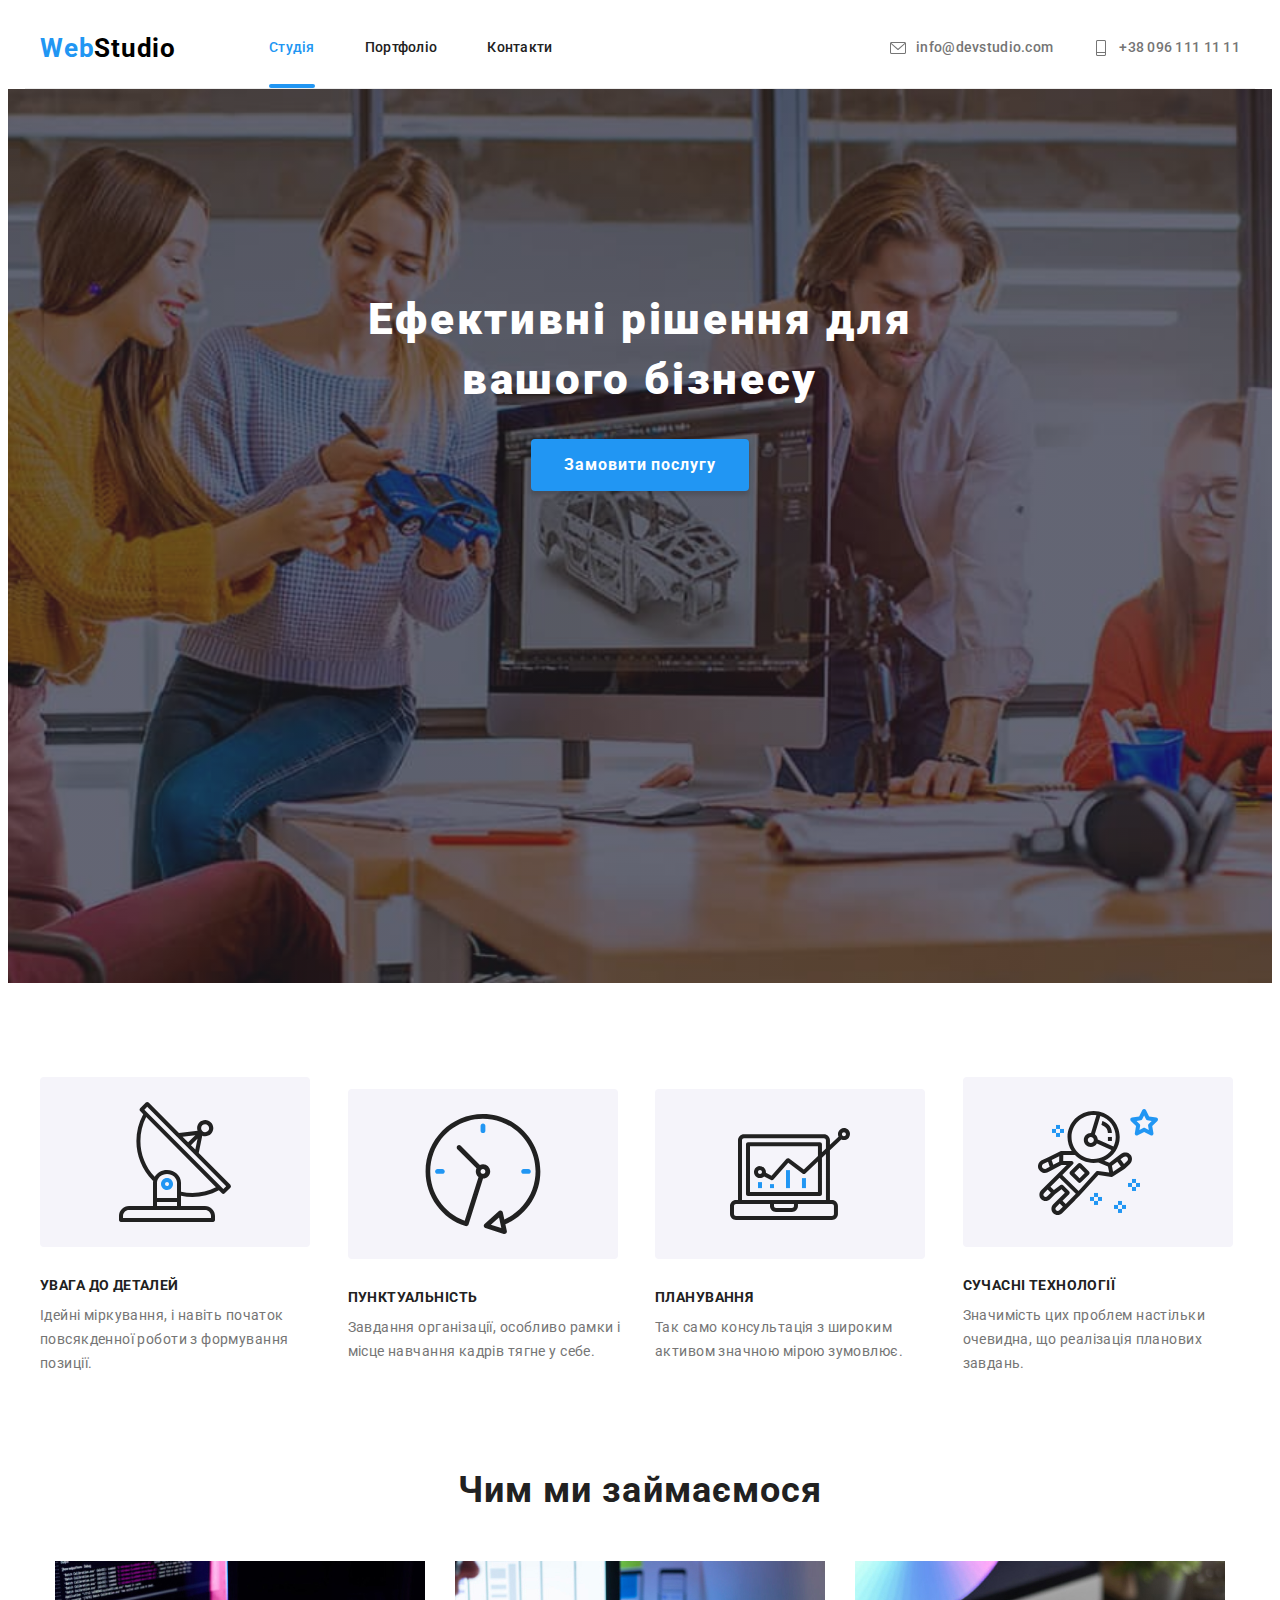
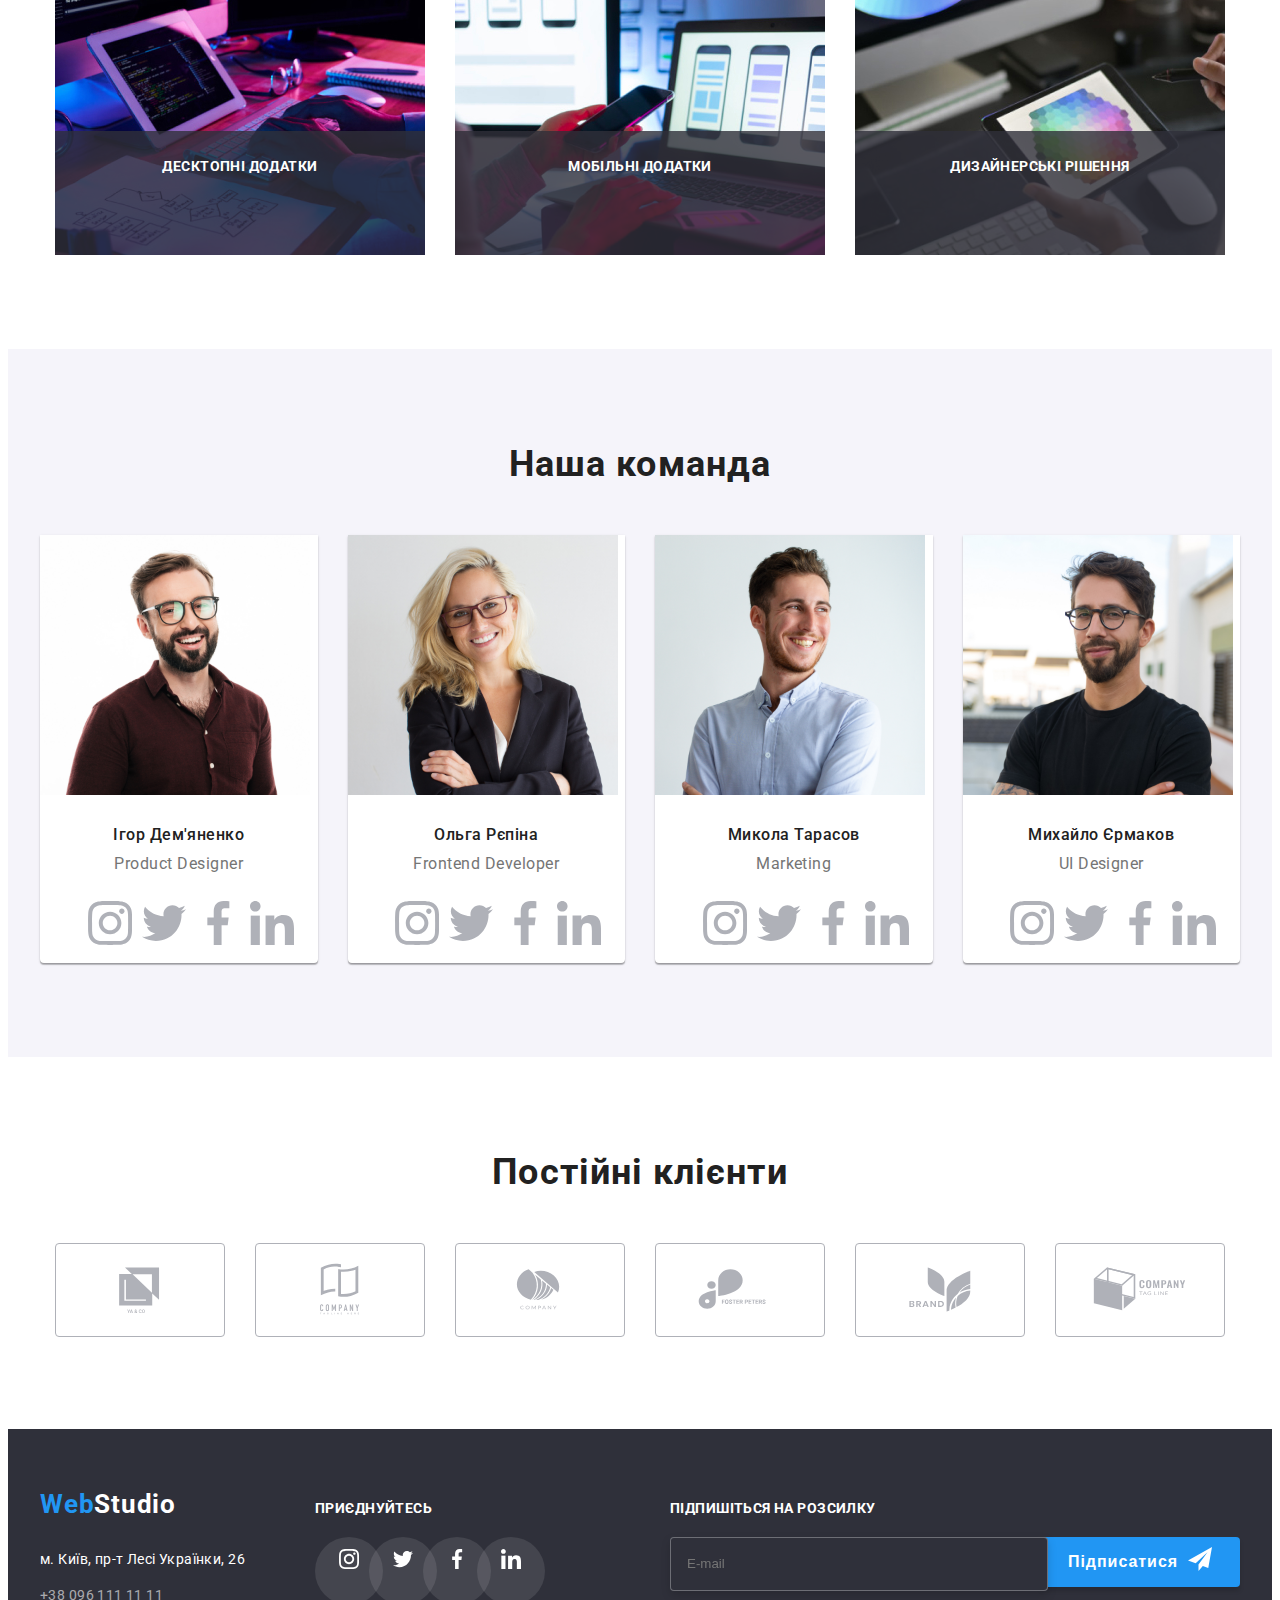
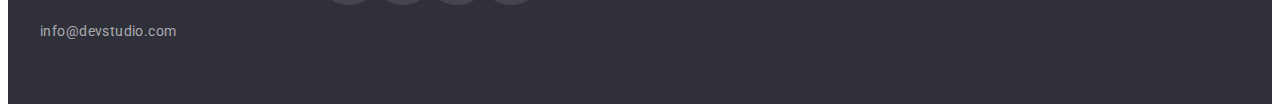
<file: index.html>
<!DOCTYPE html>
<html lang="uk">
  <head>
    <meta charset="UTF-8" />
    <meta http-equiv="X-UA-Compatible" content="IE=edge"/>
    <meta name="viewport" content="width=device-width, initial-scale=1.0"/>
    <title>Студія</title>
    <link rel="preconnect" href="https://fonts.googleapis.com"/>
    <link rel="preconnect" href="https://fonts.gstatic.com" crossorigin/>
    <link href="https://fonts.googleapis.com/css2?family=Raleway:wght@700&family=Roboto:wght@400;500;700;900&display=swap" rel="stylesheet"/>
    <link rel="stylesheet" href="https://cdnjs.cloudflare.com/ajax/libs/modern-normalize/1.1.0/modern-normalize.min.css"
      integrity="sha512-wpPYUAdjBVSE4KJnH1VR1HeZfpl1ub8YT/NKx4PuQ5NmX2tKuGu6U/JRp5y+Y8XG2tV+wKQpNHVUX03MfMFn9Q=="
      crossorigin="anonymous"
      referrerpolicy="no-referrer"/>
    <link rel="stylesheet" href="./css/main.min.css">
  </head>
  <body>
    <!--Верхня лінія-->
     <header class="header">
      <div class="container header-container">
        <nav class="navigation">
          <a href="" lang="en"
            class="logo"
            >Web<span class="logo--bleu-black">Studio</span>
          </a>

          <ul class="lists navigation__list">
            <li class="navigation__item">
              <a href="./index.html"
                class="navigation__link current">Студія
              </a>              
            </li>

            <li class="navigation__item">
              <a href="./portfolio.html"
                class="navigation__link"
                >Портфоліо
              </a>
            </li>

            <li class="navigation__item">
              <a href="./contacts.html"
                class="navigation__link">Контакти
              </a>
            </li>
          </ul>
        </nav>

        <div class="connection">
          <ul class="lists connection__list">
            <li class="connection__item">
              <a href="mailto:info@devstudio.com"
                class="connection__link">
                <svg width="16" height="16" class="connection__icon">
                  <use href="./images/icons.svg#icon-envelope"></use>
                </svg>info@devstudio.com
              </a>
            </li>

            <li class="connection__item">
              <a href="tel:+380961111111"
                class="connection__link"
                ><svg width="16" height="16" class="connection__icon">
                  <use href="./images/icons.svg#icon-phone"></use>
                </svg>+38 096 111 11 11
              </a>
            </li>

          </ul>
        </div>
      </div>
    </header>
    <main>
      <!--Шапка-->
      <section class="hero global">
        <div class="container">
          <h1 class="hero__title">
            Ефективні рішення для вашого
            бізнесу
          </h1>
          <button type="button"
            class="hero__btn" data-modal-open>
            Замовити послугу
          </button>
        </div>
      </section>

      <!--Особливості-->
      <section class="quality global">
        <div class="container">
          <h2 class="quality__title hidden">
            Особливості
          </h2>
          <ul class="lists quality__list">
            <li class="quality__item">
              <div class="quality__img--bkg">
                <svg width="70" height="70" class="quality__icon">
                  <use href="./images/icons.svg#icon-antenna"></use>
                </svg>
              </div>
              <h3 class="quality__pre-title">
                УВАГА ДО ДЕТАЛЕЙ
              </h3>
              <p class="quality__discription">
                Ідейні міркування, і
                навіть початок
                повсякденної роботи з
                формування позиції.
              </p>
            </li>
            <li class="quality__item">
              <div class="quality__img--bkg">
                <svg width="70" height="70" class="quality__icon">
                  <use href="./images/icons.svg#icon-clock"></use>
                </svg>
              </div>
              <h3 class="quality__pre-title">
                ПУНКТУАЛЬНІСТЬ
              </h3>
              <p class="quality__discription">
                Завдання організації,
                особливо рамки і місце
                навчання кадрів тягне у
                себе.
              </p>
            </li>
            <li class="quality__item">
              <div class="quality__img--bkg">
                <svg width="70" height="70" class="quality__icon">
                  <use href="./images/icons.svg#icon-diagram"></use>
                </svg>
              </div>
              <h3 class="quality__pre-title">
                ПЛАНУВАННЯ
              </h3>
              <p class="quality__discription">
                Так само консультація з
                широким активом значною
                мірою зумовлює.
              </p>
            </li>
            <li class="quality__item">
              <div class="quality__img--bkg">
                <svg width="70" height="70" class="quality__icon">
                  <use href="./images/icons.svg#icon-astronaut"></use>
                </svg>
              </div>
              <h3 class="quality__pre-title">
                СУЧАСНІ ТЕХНОЛОГІЇ
              </h3>
              <p class="quality__discription">
                Значимість цих проблем
                настільки очевидна, що
                реалізація планових
                завдань.
              </p>
            </li>
          </ul>
        </div>
      </section>

      <!--Чим ми займаємося-->
      <section class="activity global">
        <div class="container">
          <h2 class="activity__title">
            Чим ми займаємося
          </h2>
          <ul class="lists activity__list">
            <li class="activity__item">
              <div class="activity__card">
                <img src="./images/box-1.jpg"
                alt="Макбук та пленшет"
                width="370"/>
                <h3 class="activity__pre-title">Десктопні додатки</h3>
              </div>
            </li>

            <li class="activity__item">
              <div class="activity__card">
                <img src="./images/box-2.jpg"
                alt="Ноутбук та телефон"
                width="370"/>
                <h3 class="activity__pre-title">Мобільні додатки</h3>
              </div>
            </li>

            <li class="activity__item">
              <div class="activity__card">
                <img src="./images/box-3.jpg"
                alt="Планшет"
                width="370"/>
                <h3 class="activity__pre-title">Дизайнерські рішення</h3>
              </div>
            </li>
          </ul>
        </div>
      </section>
      <!--Наша команда-->
      <section class="team global">
        <div class="container">
          <h2 class="team__title">
            Наша команда
          </h2>
          <ul class="lists card__list">
            <li class="card__item">
              <div class="card">
                <img src="./images/team1.jpg"
                  alt="Product Designer"
                  width="270"/>
                <h3 class="card__name">
                  Ігор Дем'яненко
                </h3>
                <p lang="en"
                  class="card__post">
                  Product Designer
                </p>
                <ul class="card-social__list lists">
                  <li class="card-social__item">
                    <a href="#" class="card-social__link link-non">
                      <svg width="44" height="44" class="card-social__icon">
                        <use href="./images/icons.svg#icon-instagram-t"></use>
                      </svg>
                    </a>
                  </li>
                  <li class="card-social__item">
                    <a href="#" class="card-social__link link-non">
                      <svg width="44" height="44" class="card-social__icon">
                        <use href="./images/icons.svg#icon-twitter-t"></use>
                      </svg>
                    </a>
                  </li>
                  <li class="card-social__item">
                    <a href="#" class="card-social__link link-non">
                      <svg width="44" height="44" class="card-social__icon">
                        <use href="./images/icons.svg#icon-facebook-t"></use>
                      </svg>
                    </a>
                  </li>
                  <li class="card-social__item">
                    <a href="#" class="card-social__link link-non">
                      <svg width="44" height="44" class="card-social__icon">
                        <use href="./images/icons.svg#icon-linkedin-t"></use>
                      </svg>
                    </a>
                  </li>
                </ul>
              </div>
            </li>
            <li class="card__item">
              <div class="card">
                <img src="./images/team2.jpg"
                  alt="Frontend Developer"
                  width="270"
                />
                <h3 class="card__name">
                  Ольга Рєпіна
                </h3>
                <p lang="en"
                  class="card__post">
                  Frontend Developer
                </p>
                <ul class="card-social__list lists">
                  <li class="card-social__item">
                    <a href="#" class="card-social__link link-non">
                      <svg width="44" height="44" class="card-social__icon">
                        <use href="./images/icons.svg#icon-instagram-t"></use>
                      </svg>
                    </a>
                  </li>
                  <li class="card-social__item">
                    <a href="#" class="card-social__link link-non">
                      <svg width="44" height="44" class="card-social__icon">
                        <use href="./images/icons.svg#icon-twitter-t"></use>
                      </svg>
                    </a>
                  </li>
                  <li class="card-social__item">
                    <a href="#" class="card-social__link link-non">
                      <svg width="44" height="44" class="card-social__icon">
                        <use href="./images/icons.svg#icon-facebook-t"></use>
                      </svg>
                    </a>
                  </li>
                  <li class="card-social__item">
                    <a href="#" class="card-social__link link-non">
                      <svg width="44" height="44" class="card-social__icon">
                        <use href="./images/icons.svg#icon-linkedin-t"></use>
                      </svg>
                    </a>
                  </li>
                </ul>
              </div>
            </li>
            <li class="card__item">
              <div class="card">
                <img src="./images/team3.jpg"
                  alt="Marketing"
                  width="270"/>
                <h3 class="card__name">
                  Микола Тарасов
                </h3>
                <p lang="en"
                  class="card__post">
                  Marketing
                </p>
                <ul class="card-social__list lists">
                  <li class="card-social__item">
                    <a href="#" class="card-social__link link-non">
                      <svg width="44" height="44" class="card-social__icon">
                        <use href="./images/icons.svg#icon-instagram-t"></use>
                      </svg>
                    </a>
                  </li>
                  <li class="card-social__item">
                    <a href="#" class="card-social__link link-non">
                      <svg width="44" height="44" class="card-social__icon">
                        <use href="./images/icons.svg#icon-twitter-t"></use>
                      </svg>
                    </a>
                  </li>
                  <li class="card-social__item">
                    <a href="#" class="card-social__link link-non">
                      <svg width="44" height="44" class="card-social__icon">
                        <use href="./images/icons.svg#icon-facebook-t"></use>
                      </svg>
                    </a>
                  </li>
                  <li class="card-social__item">
                    <a href="#" class="card-social__link link-non">
                      <svg width="44" height="44" class="card-social__icon">
                        <use href="./images/icons.svg#icon-linkedin-t"></use>
                      </svg>
                    </a>
                  </li>
                </ul>
              </div>
            </li>
            <li class="card__item">
              <div class="card">
                <img src="./images/team4.jpg"
                  alt="UI Designer"
                  width="270"/>
                <h3 class="card__name">
                  Михайло Єрмаков
                </h3>
                <p lang="en"
                  class="card__post">
                  UI Designer
                </p>
                <ul class="card-social__list lists">
                  <li class="card-social__item">
                    <a href="#" class="card-social__link link-non">
                      <svg width="44" height="44" class="card-social__icon">
                        <use href="./images/icons.svg#icon-instagram-t"></use>
                      </svg>
                    </a>
                  </li>
                  <li class="card-social__item">
                    <a href="#" class="card-social__link link-non">
                      <svg width="44" height="44" class="card-social__icon">
                        <use href="./images/icons.svg#icon-twitter-t"></use>
                      </svg>
                    </a>
                  </li>
                  <li class="card-social__item">
                    <a href="#" class="card-social__link link-non">
                      <svg width="44" height="44" class="card-social__icon">
                        <use href="./images/icons.svg#icon-facebook-t"></use>
                      </svg>
                    </a>
                  </li>
                  <li class="card-social__item">
                    <a href="#" class="card-social__link link-non">
                      <svg width="44" height="44" class="card-social__icon">
                        <use href="./images/icons.svg#icon-linkedin-t"></use>
                      </svg>
                    </a>
                  </li>
                </ul>
              </div>
            </li>
          </ul>
        </div>
      </section>

      <!--Постійні клієнти-->
      <section class="client global">
        <div class="container">
          <h1 class="client__titel">Постійні клієнти</h1>
          <ul class="client__list lists">
            <li class="client__item">
              <a href="#" class="client__link link-non">
                <svg width="106" height="60" class="client__icon">
                <use href="./images/icons.svg#icon-Client-1"></use>
              </svg>
              </a>
            </li>
            <li class="client__item">
              <a href="#" class="client__link link-non">
                <svg width="106" height="60" class="client__icon">
                <use href="./images/icons.svg#icon-Client-2"></use>
              </svg>
              </a>
            </li>
            <li class="client__item">
              <a href="#" class="client__link link-non">
                <svg width="106" height="60" class="client__icon">
                <use href="./images/icons.svg#icon-Client-3"></use>
              </svg>
              </a>
            </li>
            <li class="client__item">
              <a href="#" class="client__link link-non">
                <svg width="106" height="60" class="client__icon">
                <use href="./images/icons.svg#icon-Client-4"></use>
              </svg>
              </a>
            </li>
            <li class="client__item">
              <a href="#" class="client__link link-non">
                <svg width="106" height="60" class="client__icon">
                <use href="./images/icons.svg#icon-Client-5"></use>
              </svg>
              </a>
            </li>
            <li class="client__item">
              <a href="#" class="client__link link-non">
                <svg width="106" height="60" class="client__icon">
                <use href="./images/icons.svg#icon-Client-6"></use>
              </svg>
              </a>
            </li>
          </ul>
        </div>
      </section>
    </main>
    
    <!--Підвал-->
    <footer class="footer">
      <div class="container footer-container">
        <div class="adress-container">
          <a href=""
            lang="en"
            class="logo--bleu-white"
            >Web<span class="footer-studio"
            >Studio</span></a>
          <address>
            <ul class="lists footer-list">
              <li class="address footer-item">
                м. Київ, пр-т Лесі
                Українки, 26
              </li>
              <li class="phone">
                <a href="tel:+380961111111"
                  class="footer-contact"
                  >+38 096 111 11 11
                </a>
              </li>
              <li>
                <a href="mailto:info@devstudio.com"
                  class="footer-contact">info@devstudio.com
                </a>
              </li>
            </ul>
          </address>
        </div>

            <div class="invitation">
              <p class="invite-text">приєднуйтесь</p>
              <ul class="invite-list lists">
                <li class="invite-item">
                  <a href="" class="invite-link link-non">
                    <svg width="20" height="20" class="invite-icon">
                      <use href="./images/icons.svg#icon-instagram-w"></use>
                    </svg>
                  </a>
                </li>
                <li class="invite-item">
                  <a href="" class="invite-link link-non">
                    <svg width="20" height="20" class="invite-icon">
                      <use href="./images/icons.svg#icon-twitter-w"></use>
                    </svg>
                  </a>
                </li>
                <li class="invite-item">
                  <a href="" class="invite-link link-non">
                    <svg width="20" height="20" class="invite-icon">
                      <use href="./images/icons.svg#icon-facebook-w"></use>
                    </svg>
                  </a>
                </li>
                <li class="invite-item">
                  <a href="" class="invite-link link-non">
                    <svg width="20" height="20" class="invite-icon">
                      <use href="./images/icons.svg#icon-linkedin-w"></use>
                    </svg>
                  </a>
                </li>
              </ul>
            </div>  
            
            <div class="subscription">
              <p class="subscription-text">Підпишіться на розсилку</p>
              <form action="">
              <ul class="subscription-list lists">
                <li class="subscription-mail">
                  <label>
                  <input class="footer-input" type="email" name="email" placeholder="E-mail" required>
                  </label>
                </li>
                <li>
                  <button class="subscription-btn" type="submit">Підписатися</button>
                </li>
              </ul>
              </form>
            </div>

      </div>
    </footer>
     
    <!-- Модальное окно -->
    <div class="backdrop is-hidden" data-modal>
          <div class="modal">
            <button type="button" class="btn-close" data-modal-close>
              <svg width="18" height="18">
                <use href="./images/icons.svg#icon-close"></use>
              </svg>
            </button>
            <p class="modal-title">
              Залиште свої дані, ми вам передзвонимо
            </p>
            <form action="">
              <ul class="modal-list">
                <li class="modal-item lists">
                  <label>Ім'я
                  <div class="modal-input-icon">
                    <input type="text" class="modal-input" name="name" 
                      required>
                      <svg width="18" height="18" class="icon input-icon">
                        <use href="./images/icons.svg#icon-name">
                        </use>
                      </svg>
                    </div>
                  </label>
                </li>
                <li class="modal-item lists">
                  <label>Телефон
                    <div class="modal-input-icon">
                      <input type="tel" class="modal-input" name="tel" 
                        required>
                        <svg width="18" height="18" class="icon input-icon">
                            <use href="./images/icons.svg#icon-tel">
                            </use>
                          </svg>
                    </div>
                  </label>
                </li>
                <li class="modal-item lists">
                  <label>Пошта
                    <div class="modal-input-icon">
                   <input type="email" class="modal-input" name="email" 
                    required>
                      <svg width="18" height="18" class="icon input-icon">
                        <use href="./images/icons.svg#icon-email">
                        </use>
                      </svg>
                  </div>
                  </label>
                </li>
              </ul>
              
              <div class="form-comment">
                <label for="comment">Коментар</label>
                  <textarea class="comment-field" name="comment" id="comment" cols="30" rows="10" 
                  placeholder="Введіть текст"></textarea>                
              </div>

              <div class="form-checkbox">
                <input class="modal-politic-check hidden" type="checkbox" 
                id="politic" name="politic" value="html">
                <label class="modal-politic-label" for="politic"><span>Погоджуюся з розсилкою та приймаю</span>
                  <a class="form-link link-non" href="" target="_blank">
                    Умови договору
                  </a>
                </label>
              </div>
             
              <button class="modal-btn" type="submit">
                Відправити
              </button>
            </form>
          </div>
        </div> 
      <script src="./js/modal.js"></script>
  </body>
</html>
</file>
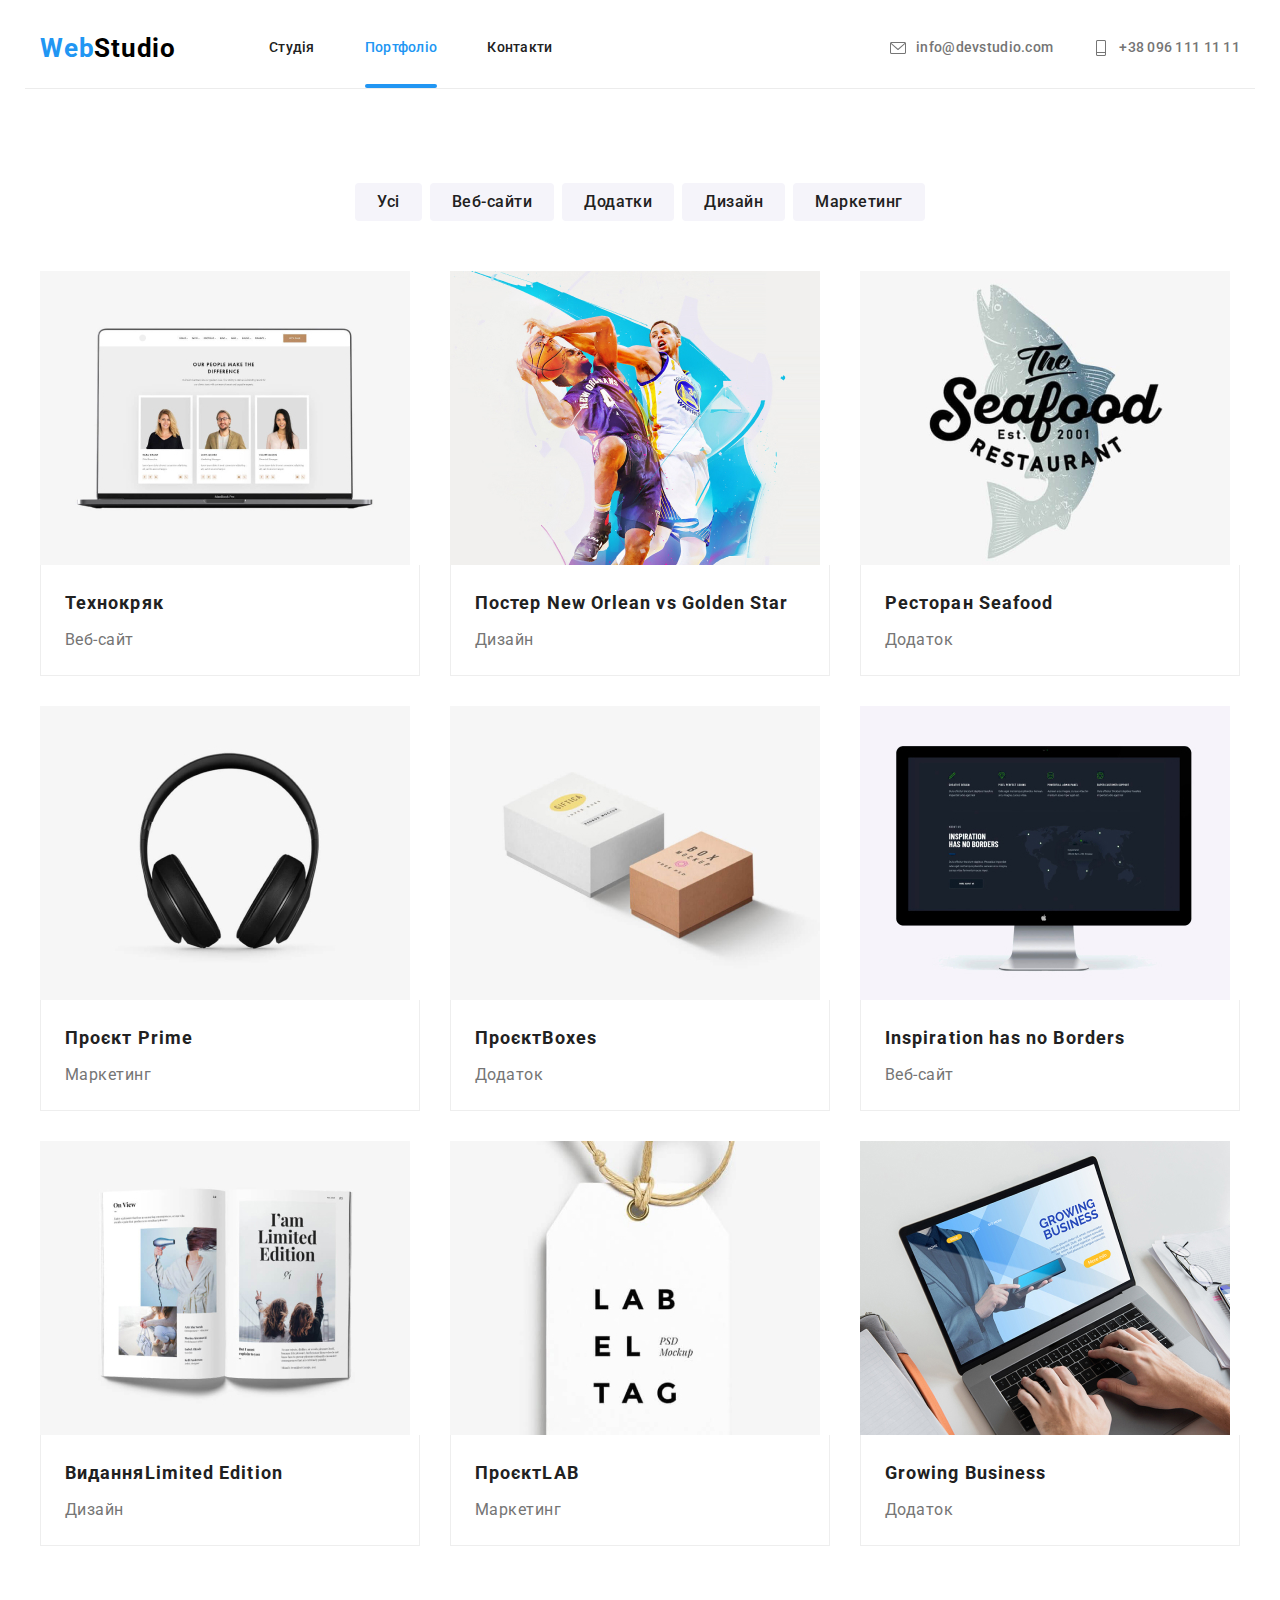
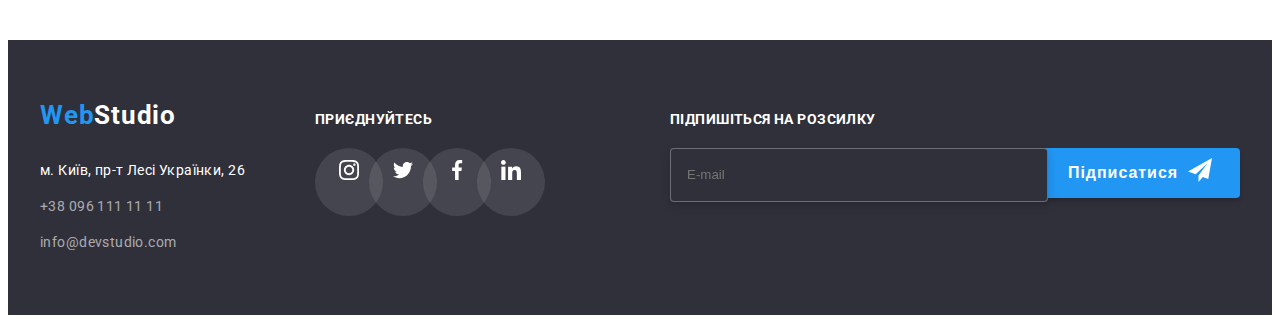
<file: portfolio.html>
<!DOCTYPE html>
<html lang="uk">
  <head>
    <meta charset="UTF-8" />
    <meta http-equiv="X-UA-Compatible" content="IE=edge"/>
    <meta name="viewport" content="width=device-width, initial-scale=1.0"/>
    <link rel="preconnect" href="https://fonts.googleapis.com"/>
    <link rel="preconnect" href="https://fonts.gstatic.com" crossorigin/>
    <link href="https://fonts.googleapis.com/css2?family=Raleway:wght@700&family=Roboto:wght@400;500;700;900&display=swap" rel="stylesheet"/>
    <link rel="stylesheet"
      href="https://cdnjs.cloudflare.com/ajax/libs/modern-normalize/1.1.0/modern-normalize.min.css"
      integrity="sha512-wpPYUAdjBVSE4KJnH1VR1HeZfpl1ub8YT/NKx4PuQ5NmX2tKuGu6U/JRp5y+Y8XG2tV+wKQpNHVUX03MfMFn9Q=="
      crossorigin="anonymous"
      referrerpolicy="no-referrer"/>
    <link rel="stylesheet" href="./css/main.min.css"/>
    <title>Портфолио</title>
  </head>
  <body>
    <!--Верхня лінія-->
     <header class="header">
      <div class="container header-container">
        <nav class="navigation">
          <a href="" lang="en"
            class="logo"
            >Web<span class="logo--bleu-black">Studio</span>
          </a>

          <ul class="lists navigation__list">
            <li class="navigation__item">
              <a href="./index.html"
                class="navigation__link">Студія
              </a>              
            </li>

            <li class="navigation__item">
              <a href="./portfolio.html"
                class="navigation__link current"
                >Портфоліо
              </a>
            </li>

            <li class="navigation__item">
              <a href="./contacts.html"
                class="navigation__link">Контакти
              </a>
            </li>
          </ul>
        </nav>

        <div class="connection">
          <ul class="lists connection__list">
            <li class="connection__item">
              <a href="mailto:info@devstudio.com"
                class="connection__link">
                <svg width="16" height="16" class="connection__icon">
                  <use href="./images/icons.svg#icon-envelope"></use>
                </svg>info@devstudio.com
              </a>
            </li>

            <li class="connection__item">
              <a href="tel:+380961111111"
                class="connection__link"
                ><svg width="16" height="16" class="connection__icon">
                  <use href="./images/icons.svg#icon-phone"></use>
                </svg>+38 096 111 11 11
              </a>
            </li>

          </ul>
        </div>
      </div>
    </header>
    <main>
      <!--Портфоліо-->
      <section class="portfolio global">
        <div class="container">
          <h1 class="hidden">
            Портфоліо
          </h1>
          <!-- Filtr -->
          <ul class="filtr-list lists">

            <li class="filtr-item">
              <button type="button"
                class="btn-filter">
                Усі
              </button>
            </li>

            <li class="filtr-item">
              <button type="button"
                class="btn-filter">
                Веб-сайти
              </button>
            </li>

            <li class="filtr-item">
              <button
                type="button"
                class="btn-filter">
                Додатки
              </button>
            </li>

            <li class="filtr-item">
              <button type="button"
                class="btn-filter">
                Дизайн
              </button>
            </li>

            <li class="filtr-item">
              <button type="button"
                class="btn-filter">
                Маркетинг
              </button>
            </li>

          </ul>

          <!-- Portfolio list -->
          
          <ul class="lists portfolio-list">

            <li class="portfolio-item">              
              <a href="" class="portfolio-link link-non">
                <div class="portfolio-img-container">
                  <img src="./images/project1.jpg"
                  alt="Экран ноутбука"
                  width="370"
                  class="portfolio-img"/>
                  <div class="overlay">
                    <p>
                      Ресурс пропонує комплексні пропозиції з 
                      різним рівнем функціоналу та сервісів. 
                      Все це дозволить відвідувачу отримати 
                      вичерпні відомості про компанію чи приватну
                      особу.
                    </p>
                  </div>
                </div>                

                <div class="cards-projects">
                  <h2 class="project-title">
                    Технокряк
                  </h2>
                  <p class="project-discription">
                    Веб-сайт
                  </p>
                </div>
              </a>              
            </li>

            <li class="portfolio-item">
              <a href="" class="portfolio-link link-non">
                <div class="portfolio-img-container">
                  <img src="./images/project2.jpg"
                  alt="Два баскетболиста"
                  width="370"
                  class="portfolio-img"/>
                  <div class="overlay">
                    <p>
                      Ресурс пропонує комплексні пропозиції з 
                      різним рівнем функціоналу та сервісів. 
                      Все це дозволить відвідувачу отримати 
                      вичерпні відомості про компанію чи приватну
                      особу.
                    </p>
                  </div>
                </div>
                
                  
                <div class="cards-projects">
                  <h2 class="project-title">
                    Постер
                    <span lang="en"
                      >New Orlean vs
                      Golden Star</span>
                  </h2>
                  <p class="project-discription">
                    Дизайн
                  </p>
                </div>
              </a>
            </li>

            <li class="portfolio-item">
              <a href="" class="portfolio-link link-non">
                <div class="portfolio-img-container">
                  <img src="./images/project3.jpg"
                  alt="Логотип ресторана"
                  width="370"
                  class="portfolio-img"/>
                  <div class="overlay">
                    <p>
                      Ресурс пропонує комплексні пропозиції з 
                      різним рівнем функціоналу та сервісів. 
                      Все це дозволить відвідувачу отримати 
                      вичерпні відомості про компанію чи приватну
                      особу.
                    </p>
                  </div>
                </div>                
                <div class="cards-projects">
                  <h2 class="project-title">
                    Ресторан
                    <span lang="en"
                      >Seafood</span>
                  </h2>
                  <p class="project-discription">
                    Додаток
                  </p>
                </div>
              </a>
            </li>

            <li class="portfolio-item">
              <a href="" class="portfolio-link link-non">
                <div class="portfolio-img-container">
                  <img src="./images/project4.jpg"
                  alt="Наушники"
                  width="370"
                  class="portfolio-img"/>
                  <div class="overlay">
                    <p>
                      Ресурс пропонує комплексні пропозиції з 
                      різним рівнем функціоналу та сервісів. 
                      Все це дозволить відвідувачу отримати 
                      вичерпні відомості про компанію чи приватну
                      особу.
                    </p>
                  </div>
                </div>   

                <div class="cards-projects">
                  <h2 class="project-title">
                    Проєкт
                    <span lang="en">Prime</span>
                  </h2>
                  <p class="project-discription">
                    Маркетинг
                  </p>
                </div>
              </a>
            </li>

            <li class="portfolio-item">
              <a href="" class="portfolio-link link-non">
                <div class="portfolio-img-container">
                  <img src="./images/project5.jpg"
                  alt="Две коробки"
                  width="370"
                  class="portfolio-img"/>
                  <div class="overlay">
                    <p>
                      Ресурс пропонує комплексні пропозиції з 
                      різним рівнем функціоналу та сервісів. 
                      Все це дозволить відвідувачу отримати 
                      вичерпні відомості про компанію чи приватну
                      особу.
                    </p>
                  </div>
                </div>               
                <div class="cards-projects">
                  <h2 class="project-title">
                    Проєкт<span lang="en">Boxes</span>
                  </h2>
                  <p class="project-discription">
                    Додаток
                  </p>
                </div>
              </a>
            </li>

            <li class="portfolio-item">
              <a href="" class="portfolio-link link-non">
                <div class="portfolio-img-container">
                  <img src="./images/project6.jpg"
                  alt="Монитор"
                  width="370"
                  class="portfolio-img"/>
                  <div class="overlay">
                    <p>
                      Ресурс пропонує комплексні пропозиції з 
                      різним рівнем функціоналу та сервісів. 
                      Все це дозволить відвідувачу отримати 
                      вичерпні відомості про компанію чи приватну
                      особу.
                    </p>
                  </div>
                </div>

                <div class="cards-projects">
                  <h2 lang="en"
                    class="project-title">
                    Inspiration has no Borders
                  </h2>
                  <p class="project-discription">
                    Веб-сайт
                  </p>
                </div>
              </a>
            </li>

            <li class="portfolio-item">
              <a href="" class="portfolio-link link-non">
                <div class="portfolio-img-container">
                  <img src="./images/project7.jpg"
                  alt="Открытая книга"
                  width="370"
                  class="portfolio-img"/>
                  <div class="overlay">
                    <p>
                      Ресурс пропонує комплексні пропозиції з 
                      різним рівнем функціоналу та сервісів. 
                      Все це дозволить відвідувачу отримати 
                      вичерпні відомості про компанію чи приватну
                      особу.
                    </p>
                  </div>
                </div>
                
                <div class="cards-projects">
                  <h2 class="project-title">
                    Видання<span lang="en">Limited Edition</span>
                  </h2>
                  <p class="project-discription">
                    Дизайн
                  </p>
                </div>
              </a>
            </li>

            <li class="portfolio-item">
              <a href="" class="portfolio-link link-non">
                <div class="portfolio-img-container">
                  <img src="./images/project8.jpg"
                  alt="Этикетка"
                  width="370"
                  class="portfolio-img"/>
                  <div class="overlay">
                    <p>
                      Ресурс пропонує комплексні пропозиції з 
                      різним рівнем функціоналу та сервісів. 
                      Все це дозволить відвідувачу отримати 
                      вичерпні відомості про компанію чи приватну
                      особу.
                    </p>
                  </div>
                </div>

                <div class="cards-projects">
                  <h2 class="project-title">
                    Проєкт<span lang="en">LAB</span>
                  </h2>
                  <p class="project-discription">
                    Маркетинг
                  </p>
                </div>
              </a>
            </li>

            <li class="portfolio-item">
              <a href="" class="portfolio-link link-non">
                <div class="portfolio-img-container">
                  <img src="./images/project9.jpg"
                  alt="Ноутбук"
                  width="370"
                  class="portfolio-img"/>
                  <div class="overlay">
                    <p>
                      Ресурс пропонує комплексні пропозиції з 
                      різним рівнем функціоналу та сервісів. 
                      Все це дозволить відвідувачу отримати 
                      вичерпні відомості про компанію чи приватну
                      особу.
                    </p>
                  </div>
                </div>
                
                <div class="cards-projects">
                  <h2 lang="en" class="project-title">
                    Growing Business
                  </h2>
                  <p class="project-discription">
                    Додаток
                  </p>
                </div>
              </a>
            </li>
          </ul>
        </div>
      </section>
    </main>

    <!--Підвал-->

    <footer class="footer">
      <div class="container footer-container">
        <div class="adress-container">
          <a href=""
            lang="en"
            class="logo--bleu-white"
            >Web<span class="footer-studio"
            >Studio</span></a>
          <address>
            <ul class="lists footer-list">
              <li class="address footer-item">
                м. Київ, пр-т Лесі
                Українки, 26
              </li>
              <li class="phone">
                <a href="tel:+380961111111"
                  class="footer-contact"
                  >+38 096 111 11 11
                </a>
              </li>
              <li>
                <a href="mailto:info@devstudio.com"
                  class="footer-contact">info@devstudio.com
                </a>
              </li>
            </ul>
          </address>
        </div>

            <div class="invitation">
              <p class="invite-text">приєднуйтесь</p>
              <ul class="invite-list lists">
                <li class="invite-item">
                  <a href="" class="invite-link link-non">
                    <svg width="20" height="20" class="invite-icon">
                      <use href="./images/icons.svg#icon-instagram-w"></use>
                    </svg>
                  </a>
                </li>
                <li class="invite-item">
                  <a href="" class="invite-link link-non">
                    <svg width="20" height="20" class="invite-icon">
                      <use href="./images/icons.svg#icon-twitter-w"></use>
                    </svg>
                  </a>
                </li>
                <li class="invite-item">
                  <a href="" class="invite-link link-non">
                    <svg width="20" height="20" class="invite-icon">
                      <use href="./images/icons.svg#icon-facebook-w"></use>
                    </svg>
                  </a>
                </li>
                <li class="invite-item">
                  <a href="" class="invite-link link-non">
                    <svg width="20" height="20" class="invite-icon">
                      <use href="./images/icons.svg#icon-linkedin-w"></use>
                    </svg>
                  </a>
                </li>
              </ul>
            </div>  
            
            <div class="subscription">
              <p class="subscription-text">Підпишіться на розсилку</p>
              <form action="">
              <ul class="subscription-list lists">
                <li class="subscription-mail">
                  <label>
                  <input class="footer-input" type="email" name="email" placeholder="E-mail" required>
                  </label>
                </li>
                <li>
                  <button class="subscription-btn" type="submit">Підписатися</button>
                </li>
              </ul>
              </form>
            </div>

      </div>
    </footer>
  </body>
</html>
</file>
<file: css/main.min.css>
ul{margin:0;padding:0}h1,h2,h3,h4,h5,h6,p,ul{margin:0}.link-non{text-decoration:none}img{display:block}.lists{list-style:none}body{font-family:"Roboto","Raleway",sans-serif;color:var(--primery-text-color)}:root{--primery-text-color: #212121;--activity-link-color: #2196F3;--logo-studio-secondo-color: #000000;--btn-activity-color: #FFFFFF;--discription-color: #757575;--hero-background: #2F303A;--background-general: #FFFFFF;--background-team: #F5F4FA;--color-icons: #AFB1B8}.logo{font-weight:700;font-size:26px;line-height:1.19;letter-spacing:.03em;color:var(--activity-link-color);text-decoration:none}.logo--bleu-black{font-weight:700;font-size:26px;line-height:1.19;letter-spacing:.03em;color:var(--logo-studio-secondo-color)}.hidden{position:absolute;width:1px;height:1px;margin:-1px;border:0;padding:0;white-space:nowrap;-webkit-clip-path:inset(100%);clip-path:inset(100%);clip:rect(0 0 0 0);overflow:hidden}.global{padding-top:94px;padding-bottom:94px}.container{width:1200px;padding:0px 15px;margin:0 auto}.header{background-color:var(--btn-activity-color)}.header-container{display:flex;border-bottom:1px solid #ececec}.navigation{display:flex;align-items:center}.navigation__item:not(:last-child){margin-right:50px}.navigation__list{display:flex;margin-left:93px}.navigation__link{padding:32px 0px;display:flex;position:relative;align-items:center;font-weight:500;font-size:14px;line-height:1.14;letter-spacing:.02em;color:var(--primery-text-color);text-decoration:none;transition:color 250ms cubic-bezier(0.4, 0, 0.2, 1),transform 250ms cubic-bezier(0.4, 0, 0.2, 1)}.navigation__link::after{display:block;content:"";width:100%;height:4px;position:absolute;bottom:0;left:0;border-radius:4px;transform:scale(0);background-color:var(--activity-link-color);transition:transform 250ms cubic-bezier(0.4, 0, 0.2, 1)}.navigation__link:hover,.navigation__link:focus{color:var(--activity-link-color)}.current{color:var(--activity-link-color);position:relative}.navigation__link.current::after{display:block;content:"";width:100%;height:4px;position:absolute;bottom:0;left:0;border-radius:4px;transform:scale(100%);background-color:var(--activity-link-color)}.navigation__link:hover::after,.navigation__link:focus::after{transform:scale(100%)}.connection{display:flex;margin-left:auto}.connection__list{display:flex;align-items:center}.connection__icon{fill:currentColor;margin-right:10px}.connection__icon:hover,.connection__icon:focus{fill:var(--activity-link-color)}.connection__item:not(:last-child){margin-right:40px}.connection__link{display:flex;font-weight:500;font-size:14px;line-height:1.14;letter-spacing:.02em;color:var(--discription-color);text-decoration:none;padding:32px 0;transition:color 250ms cubic-bezier(0.4, 0, 0.2, 1)}.connection__link:hover,.connection__link:focus{font-weight:500;font-size:14px;line-height:1.14;letter-spacing:.02em;color:var(--activity-link-color)}.footer{background:#2f303a;padding-top:60px;padding-bottom:60px}.footer-container{display:flex}.adress-container{display:inline-block;flex-direction:column;margin-right:70px}.logo--bleu-white{font-weight:700;font-size:26px;line-height:1.19;letter-spacing:.03em;color:var(--activity-link-color);text-decoration:none}.footer-studio{font-weight:700;font-size:26px;line-height:1.19;letter-spacing:.03em;color:var(--btn-activity-color)}.footer-list{margin-top:28px;display:inline-block}.address{font-style:normal;font-size:14px;line-height:1.71;letter-spacing:.03em;color:var(--btn-activity-color);text-decoration:none;margin-bottom:12px;display:block}.phone{margin-bottom:12px}.footer-contact{font-style:normal;font-weight:400;font-size:14px;line-height:1.71;letter-spacing:.03em;color:rgba(255,255,255,.6);text-decoration:none;transition:color 250ms cubic-bezier(0.4, 0, 0.2, 1)}.footer-contact:hover,.footer-contact:focus{font-style:normal;font-weight:500;font-size:14px;line-height:1.71;letter-spacing:.02em;color:var(--activity-link-color)}.invitation{display:inline-block}.invite-text{font-weight:700;font-size:14px;line-height:1.14;letter-spacing:.03em;text-transform:uppercase;color:var(--background-general);margin-bottom:20px;padding-top:12px}.invite-list{display:flex;justify-content:center;align-items:center}.invite-item{width:44px;height:44px}.invite-item:not(:last-child){margin-right:10px}.invite-link{width:100%;height:100%;display:flex;background:rgba(255,255,255,.1);border-radius:50%;padding:12px;justify-content:center;justify-items:center;color:var(--background-general);transition:background-color 250ms cubic-bezier(0.4, 0, 0.2, 1)}.invite-link:hover,.invite-link:focus{background-color:var(--activity-link-color)}.invite-icon{fill:currentColor}.subscription{display:inline-block;margin-left:auto}.subscription-text{font-weight:700;font-size:14px;line-height:1.14;letter-spacing:.03em;text-transform:uppercase;color:var(--background-general);margin-bottom:20px;padding-top:12px}.subscription-list{display:flex}.subscription-mail{width:358px;height:50px;margin-right:12px}.footer-input{width:100%;height:100%;background-color:#2f303a;padding-left:16px;color:var(--background-general);border:1px solid rgba(255,255,255,.3);filter:drop-shadow(0px 4px 4px rgba(0, 0, 0, 0.15));border-radius:4px;outline:none;transition:border-color 250ms cubic-bezier(0.4, 0, 0.2, 1)}.footer-input:hover,.footer-input:focus{border-color:var(--activity-link-color)}.subscription-btn{display:inline-flex;padding-top:10px;padding-bottom:10px;padding-left:28px;min-width:200px;height:50px;background:#2196f3;box-shadow:0px 4px 4px rgba(0,0,0,.15);border-radius:4px;border:rgba(0,0,0,0);font-weight:700;font-size:16px;line-height:1.9;letter-spacing:.06em;color:var(--btn-activity-color);cursor:pointer}.subscription-btn::after{content:"";width:24px;height:24px;margin-left:10px;background-image:url(../images/icon-send.svg)}.backdrop{position:fixed;top:0;left:0;width:100%;height:100%;background:rgba(0,0,0,.2);transition:opacity 300ms linear,visibility 300ms linear}.backdrop.is-hidden{opacity:0;pointer-events:none}.modal{position:absolute;transform:translate(-50%, -50%);top:50%;left:50%;padding:40px;min-width:528px;min-height:581px;background:var(--background-general);box-shadow:0px 1px 3px rgba(0,0,0,.12),0px 1px 1px rgba(0,0,0,.14),0px 2px 1px rgba(0,0,0,.2);border-radius:4px}.btn-close{display:flex;border-radius:50%;position:absolute;width:30px;height:30px;border:1px solid rgba(0,0,0,.1019607843);background-color:var(--background-general);top:8px;right:8px;justify-content:center;align-items:center;cursor:pointer;transition:fill 250ms cubic-bezier(0.4, 0, 0.2, 1)}.btn-close:hover,.btn-close:focus{fill:var(--activity-link-color)}.modal-title{font-weight:700;font-size:20px;line-height:1.1;text-align:center;letter-spacing:.03em;color:var(--primery-text-color);margin-bottom:12px}.modal-item{display:block}.modal-item label{display:block;font-size:12px;line-height:1.17;letter-spacing:.01em;color:var(--discription-color);margin-bottom:10px}.modal-input-icon{position:relative;margin-top:4px}.input-icon{position:absolute;top:50%;transform:translateY(-50%);left:12px;transition:fill 250ms cubic-bezier(0.4, 0, 0.2, 1)}.modal-input{width:100%;height:40px;padding-left:42px;border:1px solid rgba(33,33,33,.2);border-radius:4px;transition:border-color 250ms cubic-bezier(0.4, 0, 0.2, 1)}.modal-input:focus,.modal-input:hover{border-color:var(--activity-link-color);outline:rgba(0,0,0,0)}.modal-input:focus+svg,.modal-input:hover+svg{fill:var(--activity-link-color)}.form-comment{margin-bottom:20px}.form-comment label{display:block;font-size:12px;line-height:1.17;letter-spacing:.01em;color:var(--discription-color)}textarea::-moz-placeholder{font-weight:400;font-size:12px;line-height:14px;letter-spacing:.01em;color:rgba(117,117,117,.5)}textarea:-ms-input-placeholder{font-weight:400;font-size:12px;line-height:14px;letter-spacing:.01em;color:rgba(117,117,117,.5)}textarea::placeholder{font-weight:400;font-size:12px;line-height:14px;letter-spacing:.01em;color:rgba(117,117,117,.5)}.comment-field{width:100%;margin-top:4px;height:120px;padding:12px 16px;border:1px solid rgba(33,33,33,.2);border-radius:4px;outline:none;transition:border-color 250ms cubic-bezier(0.4, 0, 0.2, 1);resize:none}.comment-field:focus,.comment-field:hover{border-color:var(--activity-link-color)}.form-checkbox{font-size:14px;line-height:1.71;letter-spacing:.03em;color:var(--discription-color);margin-bottom:30px}.form-link{display:inline-block;position:relative;font-size:14px;line-height:1.71;letter-spacing:.03em;color:#2196f3}.form-link::after{content:"";display:block;position:absolute;bottom:18%;width:100%;height:1px;background-color:var(--activity-link-color)}.modal-politic-label{display:flex;align-items:center}.modal-politic-label>span{display:inline-block;margin-right:8px}.modal-politic-label::before{content:"";display:block;width:16px;height:16px;border:2px solid var(--primery-text-color);border-radius:2px;margin-right:8px}.modal-politic-check:checked+label::before{border:none;background-image:url("../images/checkw.svg");background-color:var(--activity-link-color);background-repeat:no-repeat;background-position:center}.modal-btn{display:block;min-width:200px;height:50px;margin-left:auto;margin-right:auto;background:#2196f3;box-shadow:0px 4px 4px rgba(0,0,0,.15);border-radius:4px;border:rgba(0,0,0,0);font-weight:700;font-size:16px;line-height:1.9;letter-spacing:.06em;color:var(--btn-activity-color)}.hero{background:var(--hero-background);text-align:center;padding-bottom:200px;background-image:linear-gradient(to right, rgba(47, 48, 58, 0.4), rgba(47, 48, 58, 0.4)),url(../images/bg-hero.jpg);max-width:1600px;height:600px;margin:0 auto;background-size:cover;background-repeat:no-repeat;background-position:center}.hero__title{font-size:44px;line-height:1.3636363636;letter-spacing:0.06em;text-align:center;font-weight:900;color:var(--btn-activity-color);width:696px;margin-bottom:30px;margin-left:auto;margin-right:auto;padding-top:106px}.hero__btn{font-family:inherit;font-weight:700;font-size:16px;line-height:1.875;letter-spacing:0.06em;text-align:center;color:var(--btn-activity-color);background:var(--activity-link-color);box-shadow:0px 4px 4px rgba(0,0,0,.15);border-radius:4px;cursor:pointer;border:1px solid rgba(0,0,0,0);padding:10px 32px;min-width:216px}.quality__list{display:flex;align-items:center;justify-content:center}.quality__img--bkg{width:270px;height:120px;background:#f5f4fa;display:block;border-radius:4px;margin-bottom:30px;padding-top:25px;padding-bottom:25px}.quality__icon{display:flex;align-items:center;justify-content:center;width:100%;height:100%}.quality__item{max-width:calc((100% - 90px)/4)}.quality__item:not(:last-child){margin-right:30px}.quality__pre-title{font-weight:700;font-size:14px;line-height:1.1428571429;letter-spacing:0.03em;text-align:none;margin-bottom:10px}.quality__discription{font-size:14px;line-height:1.7142857143;letter-spacing:0.03em;text-align:none;color:var(--discription-color)}.activity{background-color:var(--background-general)}.activity.global{background-color:var(--background-general);padding-top:0px}.activity__title{font-size:36px;line-height:1.1666666667;letter-spacing:0.03em;text-align:center;margin-bottom:50px}.activity__list{display:flex;align-items:center;justify-content:center}.activity__card{position:relative}.activity__pre-title{position:absolute;width:100%;height:70px;color:var(--background-general);background-color:rgba(47,48,58,.8);bottom:0;padding:27px 0;font-size:14px;line-height:1.1428571429;letter-spacing:0.03em;text-align:center;text-transform:uppercase}.activity__item{max-width:calc((100% - 60px)/3)}.activity__item:not(:last-child){margin-right:30px}.team{background:var(--background-team)}.team__title{font-size:36px;line-height:1.1666666667;letter-spacing:0.03em;text-align:center;margin-bottom:50px}.card__list{display:flex}.card__item{width:calc((100% - 90px)/4)}.card__item:not(:last-child){margin-right:30px}.card{background-color:var(--btn-activity-color);box-shadow:0px 1px 3px rgba(0,0,0,.12),0px 1px 1px rgba(0,0,0,.14),0px 2px 1px rgba(0,0,0,.2);border-radius:0px 0px 4px 4px}.card__name{font-weight:500;font-size:16px;line-height:1.1875;letter-spacing:0.03em;text-align:center;padding-top:30px;margin-bottom:10px}.card__post{font-size:16px;line-height:1.1875;letter-spacing:0.03em;text-align:center;color:var(--discription-color);margin-bottom:16px}.card-social__list{display:flex;align-items:center;justify-content:center;padding-bottom:30px}.card-social__item{width:44px;height:44px}.card-social__item:not(:last-child){margin-right:10px}.card-social__link{display:flex;align-items:center;justify-content:center;width:100%;height:100%;padding:12px;border-radius:50%;color:var(--color-icons);transition:color 250ms cubic-bezier(0.4, 0, 0.2, 1),background-color 250ms cubic-bezier(0.4, 0, 0.2, 1)}.card-social__link:hover,.card-social__link:focus{background:var(--activity-link-color);color:var(--btn-activity-color)}.card-social__icon{fill:currentColor}.card-social__icon:hover,.card-social__icon:focus{fill:currentColor}.client{background:var(--background-general)}.client__titel{font-size:36px;line-height:1.1666666667;letter-spacing:0.03em;text-align:center;margin-bottom:50px}.client__list{display:flex;align-items:center;justify-content:center}.client__item{display:flex;width:170px;height:92px}.client__item:not(:last-child){margin-right:30px}.client__link{display:flex;align-items:center;justify-content:center;width:100%;height:100%;border:1px solid var(--color-icons);border-radius:4px;background-size:cover;color:var(--color-icons);transition:color 250ms cubic-bezier(0.4, 0, 0.2, 1),border-color 250ms cubic-bezier(0.4, 0, 0.2, 1)}.client__link:hover,.client__link:focus{border:1px solid var(--activity-link-color)}.client__icon{display:flex;align-items:center;justify-content:center;width:100%;height:100%;padding:16px 32px;fill:currentColor;transition:fill 250ms cubic-bezier(0.4, 0, 0.2, 1),border 250ms cubic-bezier(0.4, 0, 0.2, 1)}.client__icon:hover,.client__icon:focus{fill:var(--activity-link-color)}.filtr-list{display:flex;align-items:center;justify-content:center}.btn-filter{font-family:inherit;font-weight:500;font-size:16px;line-height:1.625;letter-spacing:0.03em;text-align:center;color:var(--primery-text-color);background:var(--background-team);border-radius:4px;border:rgba(0,0,0,0);padding:6px 22px;margin-bottom:50px;transition:color 250ms cubic-bezier(0.4, 0, 0.2, 1),background-color 250ms cubic-bezier(0.4, 0, 0.2, 1),box-shadow 250ms cubic-bezier(0.4, 0, 0.2, 1)}.btn-filter:hover,.btn-filter:focus{background:var(--activity-link-color);box-shadow:0px 3px 1px rgba(0,0,0,.1),0px 1px 2px rgba(0,0,0,.08),0px 2px 2px rgba(0,0,0,.12);border-radius:4px;color:var(--btn-activity-color);cursor:pointer;box-shadow:0px 3px 1px rgba(0,0,0,.1),0px 1px 2px rgba(0,0,0,.08),0px 2px 2px rgba(0,0,0,.12);border-radius:4px}.filtr-item:not(:last-child){margin-right:8px}.portfolio-list{display:flex;flex-wrap:wrap}.portfolio-item{width:calc((100% - 60px)/3)}.portfolio-item:not(:nth-child(3n)){margin-right:30px}.portfolio-item:not(:nth-last-child(-n+3)){margin-bottom:30px}.portfolio-link{width:100%;height:100%;display:block;transition:box-shadow 250ms cubic-bezier(0.4, 0, 0.2, 1)}.portfolio-link:hover,.portfolio-link:focus{box-shadow:0px 1px 1px rgba(0,0,0,.12),0px 4px 4px rgba(0,0,0,.06),1px 4px 6px rgba(0,0,0,.16)}.portfolio-link:hover .overlay,.portfolio-link:focus .overlay{transform:translatex(0)}.overlay{position:absolute;top:0;left:0;width:100%;height:100%;background-color:rgba(33,150,243,.9);transform:translatey(100%);transition:transform 250ms ease}.overlay p{font-size:18px;line-height:1.5555555556;letter-spacing:0.03em;text-align:none;padding:63px 24px;color:var(--background-general)}.portfolio-img-container{position:relative;overflow:hidden}.project-title{font-size:18px;line-height:2;letter-spacing:0.06em;text-align:none;color:var(--primery-text-color);padding-left:24px;padding-top:20px;margin-bottom:4px}.project-discription{font-size:16px;line-height:1.875;letter-spacing:0.03em;text-align:none;color:var(--discription-color);padding-left:24px;padding-bottom:20px}.cards-projects{background:var(--btn-activity-color);border-left:1px solid #eee;border-right:1px solid #eee;border-bottom:1px solid #eee}.portfolio-img{display:block}/*# sourceMappingURL=main.min.css.map */
</file>
